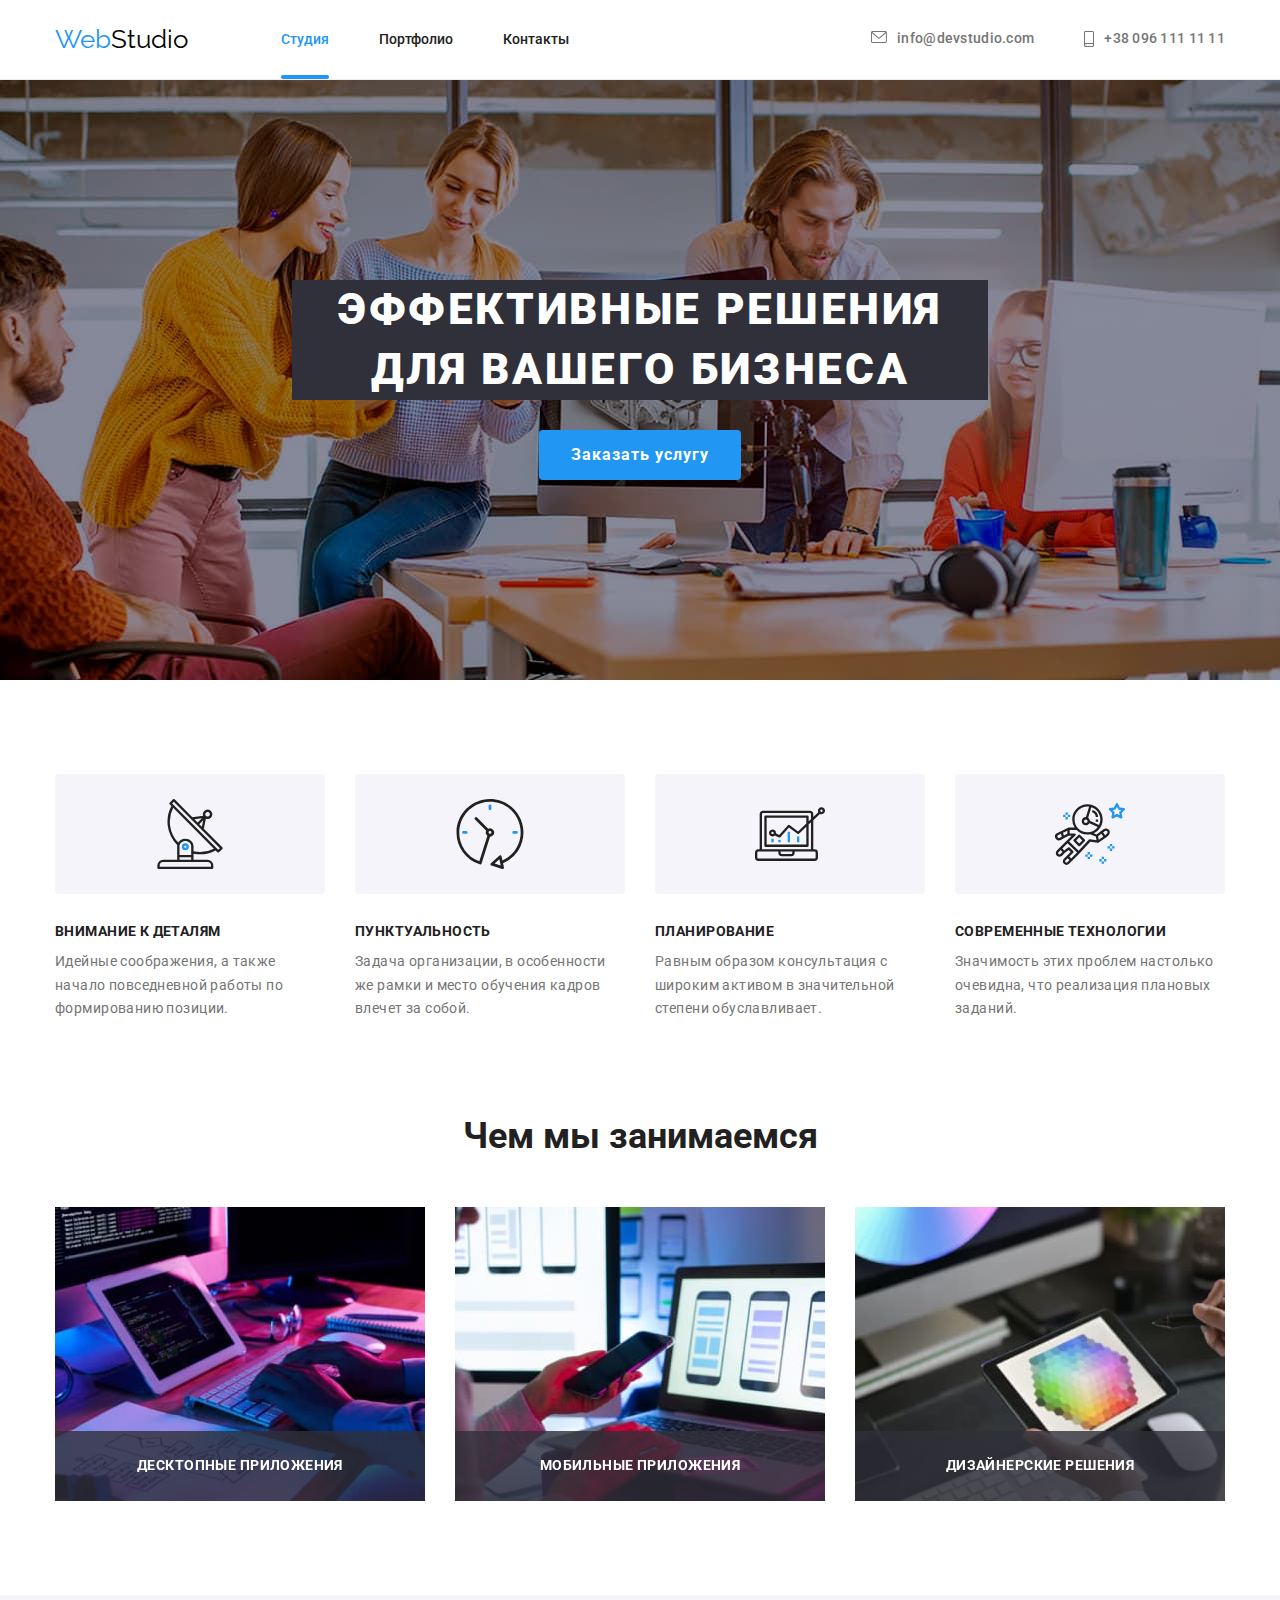
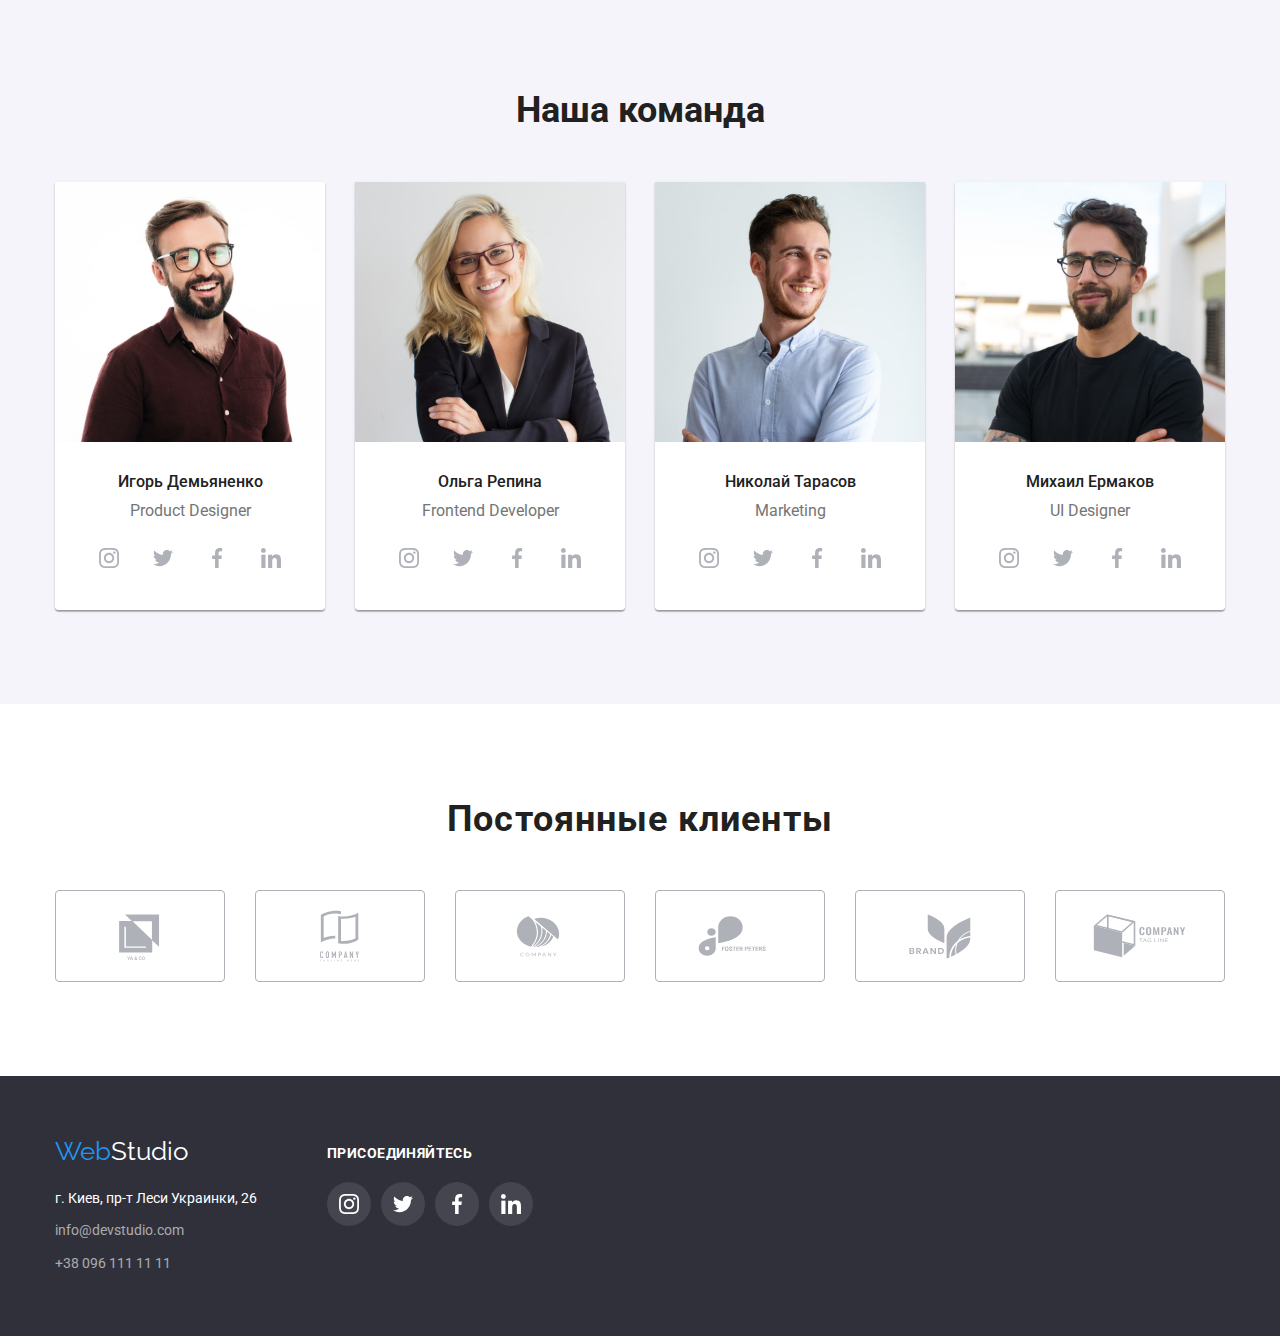
<file: index.html>
<!DOCTYPE html>
<html lang="ru">

<head>

    <meta charset="UTF-8">
    <meta http-equiv="X-UA-Compatible" content="IE=edge">
    <meta name="viewport" content="width=device-width, initial-scale=1.0">
    <title>Студия</title>
    <link
        href="https://fonts.googleapis.com/css2?family=Raleway:wght@700&family=Roboto:wght@400;500;700;900&display=swap"
        rel="stylesheet">
    <link rel="stylesheet"
        href="https://cdnjs.cloudflare.com/ajax/libs/modern-normalize/1.1.0/modern-normalize.min.css">
    <link rel="stylesheet" href="./css/styles.css" />
</head>

<body>
    <header class="page-header">
        <nav class="container main-nav">
            <a href="./index.html" class="logo">Web</a>

            <!-- Навігація на інші сторінки -->
            <ul class="site-nav list">
                <li class="item"><a href="" class="link current">Студия</a></li>
                <li class="item"><a href="./portfolio.html" class="link">Портфолио</a></li>
                <li class="item"><a href="" class="link">Контакты</a></li>
            </ul>

            <ul class="contacts list">
                <li class="contact-item">
                    <a class="contact-link" href="mailto:info@devstudio.com">
                        <svg class="contact-nav" width="16" height="12">
                            <use href="./images/icons/symbol-defs.svg#icon-envelope"></use>
                        </svg>
                        info@devstudio.com</a>
                </li>
                <li class="contact-item">
                    <a class="contact-link" href="tel:+380961111111">
                        <svg class="contact-nav" width="10" height="16">
                            <use href="./images/icons/symbol-defs.svg#icon-smartphone"></use>
                        </svg>
                        +38 096 111 11 11</a>
                </li>
            </ul>
        </nav>
    </header>
    <main>
        <!--Шапка -->
        <section class="order">
            <!-- <div class="container"> -->
            <h1 class="order-title">Эффективные решения для вашего бизнеса</h1>
            <button type="button" class="order-button button" data-modal-open>Заказать услугу</button>
            <div class="backdrop is-hidden" data-modal>
                <div class="modal">
                    <div class="close" data-modal-close>
                        <svg class="close-button">   
                        <use class="close-icon" href="./images/symbol-defs-1.svg#icon-close-button"></use>
                        </svg>
                    </div>
                </div>
            </div>
            <!-- </div> -->
        </section>

        <!-- Особливості -->
        <section class="features">
            <div class="container">
                <h2 class="our-features">Наши преимущества</h2>
                <div class="feature-titles">
                    <ul class="features-list list">

                        <li class="feature icon-antenna">
                            <div class="feature-item">
                                <h3 class="feature-title">Внимание к деталям</h3>
                                <p class="feature-text">Идейные соображения, а также начало повседневной работы по
                                    формированию
                                    позиции.</p>
                            </div>
                        </li>

                        <li class="feature icon-clock">
                            <div class="feature-item">
                                <h3 class="feature-title">Пунктуальность</h3>
                                <p class="feature-text">Задача организации, в особенности же рамки и место обучения
                                    кадров
                                    влечет за собой.</p>
                            </div>
                        </li>

                        <li class="feature icon-diagram">
                            <div class="feature-item">
                                <h3 class="feature-title">Планирование</h3>
                                <p class="feature-text">Равным образом консультация с широким активом в значительной
                                    степени
                                    обуславливает.</p>
                            </div>
                        </li>


                        <li class="feature icon-astronaut">
                            <div class="feature-item">
                                <h3 class="feature-title">Современные технологии</h3>
                                <p class="feature-text">Значимость этих проблем настолько очевидна, что реализация
                                    плановых
                                    заданий.
                                </p>
                            </div>
                        </li>

                    </ul>
                </div>
            </div>
        </section>

        <section class="works">
            <div class="container">
                <h2 class="work-title">Чем мы занимаемся</h2>
                <ul class="works-list">
                    <li class="work">
                        <div class="work-thumb">
                        <img class="work-sample" src="./images/activity1.jpg" alt="programer working his desk office" width="370">
                        <div class="work-item">
                            <h2 class="work-item-title">Десктопные приложения</h2>
                        </div>
                        </div>                       
                        </li>
                    <li class="work">
                        <div class="work-thumb">
                        <img class="work-sample" src="./images/activity2.jpg"
                            alt="team creator is working interface mobile phones" width="370">
                            <div class="work-item">
                                <h2 class="work-item-title">Мобильные приложения</h2>
                            </div>
                            </div>
                    </li>
                    <li class="work">
                        <div class="work-thumb">
                        <img class="work-sample" src="./images/activity3.jpg" alt="designer is working on tablet" width="370">
                        <div class="work-item">
                            <h2 class="work-item-title">Дизайнерские решения</h2>
                        </div>
                        </div>
                    </li>
                </ul>
            </div>
        </section>

        <section class="team-members">
            <div class="container">
                <h2 class="team-title">Наша команда</h2>
                <ul class="team-list">
                    <li class="team-member">
                        <img class="person" src="./images/product_designer.jpg" alt="Product Designer, Igor Demianenko"
                            width="270">
                        <div class="specialist">
                            <h3 class="name">Игорь Демьяненко</h3>
                            <p class="position">Product Designer</p>
                            <ul class="specialist-links">
                                <li class="social-link">
                                    <a class="icon-link" href="./images/icons/symbol-defs.svg#icon-instagram">
                                        <svg class="social-icon" width="20" height="20">
                                            <use href="./images/icons/symbol-defs.svg#icon-instagram">
                                            </use>
                                        </svg>
                                    </a>
                                </li>
                                <li class="social-link">
                                    <a class="icon-link" href="./images/icons/symbol-defs.svg#icon-twitter">
                                        <svg class="social-icon" width="20" height="20">
                                            <use href="./images/icons/symbol-defs.svg#icon-twitter">
                                            </use>
                                        </svg>
                                    </a>
                                </li>
                                <li class="social-link">
                                    <a class="icon-link" href="./images/icons/symbol-defs.svg#icon-facebook">
                                        <svg class="social-icon" width="20" height="20">
                                            <use href="./images/icons/symbol-defs.svg#icon-facebook">
                                            </use>
                                        </svg>
                                    </a>
                                </li>
                                <li class="social-link">
                                    <a class="icon-link" href="./images/icons/symbol-defs.svg#icon-linkedin">
                                        <svg class="social-icon" width="20" height="20">
                                            <use href="./images/icons/symbol-defs.svg#icon-linkedin">
                                            </use>
                                        </svg>
                                    </a>
                                </li>
                            </ul>
                        </div>

                    </li>
                    <li class="team-member">
                        <img class="person" src="./images/frontend_developer.jpg" alt="Frontend Developer, Olha Repina"
                            width="270">
                        <div class="specialist">
                            <h3 class="name">Ольга Репина</h3>
                            <p class="position">Frontend Developer</p>
                            <ul class="specialist-links">
                                <li class="social-link">
                                    <a class="icon-link" href="./images/icons/symbol-defs.svg#icon-instagram">
                                        <svg class="social-icon" width="20" height="20">
                                            <use href="./images/icons/symbol-defs.svg#icon-instagram">
                                            </use>
                                        </svg>
                                    </a>
                                </li>
                                <li class="social-link">
                                    <a class="icon-link" href="./images/icons/symbol-defs.svg#icon-twitter">
                                        <svg class="social-icon" width="20" height="20">
                                            <use href="./images/icons/symbol-defs.svg#icon-twitter">
                                            </use>
                                        </svg>
                                    </a>
                                </li>
                                <li class="social-link">
                                    <a class="icon-link" href="./images/icons/symbol-defs.svg#icon-facebook">
                                        <svg class="social-icon" width="20" height="20">
                                            <use href="./images/icons/symbol-defs.svg#icon-facebook">
                                            </use>
                                        </svg>
                                    </a>
                                </li>
                                <li class="social-link">
                                    <a class="icon-link" href="./images/icons/symbol-defs.svg#icon-linkedin">
                                        <svg class="social-icon" width="20" height="20">
                                            <use href="./images/icons/symbol-defs.svg#icon-linkedin">
                                            </use>
                                        </svg>
                                    </a>
                                </li>
                            </ul>
                        </div>
                    </li>
                    <li class="team-member">
                        <img class="person" src="./images/marketing.jpg" alt="Marketing, Nikolai Tarasov" width="270">
                        <div class="specialist">
                            <h3 class="name">Николай Тарасов</h3>
                            <p class="position">Marketing</p>
                            <ul class="specialist-links">
                                <li class="social-link">
                                    <a class="icon-link" href="./images/icons/symbol-defs.svg#icon-instagram">
                                        <svg class="social-icon" width="20" height="20">
                                            <use href="./images/icons/symbol-defs.svg#icon-instagram">
                                            </use>
                                        </svg>
                                    </a>
                                </li>
                                <li class="social-link">
                                    <a class="icon-link" href="./images/icons/symbol-defs.svg#icon-twitter">
                                        <svg class="social-icon" width="20" height="20">
                                            <use href="./images/icons/symbol-defs.svg#icon-twitter">
                                            </use>
                                        </svg>
                                    </a>
                                </li>
                                <li class="social-link">
                                    <a class="icon-link" href="./images/icons/symbol-defs.svg#icon-facebook">
                                        <svg class="social-icon" width="20" height="20">
                                            <use href="./images/icons/symbol-defs.svg#icon-facebook">
                                            </use>
                                        </svg>
                                    </a>
                                </li>
                                <li class="social-link">
                                    <a class="icon-link" href="./images/icons/symbol-defs.svg#icon-linkedin">
                                        <svg class="social-icon" width="20" height="20">
                                            <use href="./images/icons/symbol-defs.svg#icon-linkedin">
                                            </use>
                                        </svg>
                                    </a>
                                </li>
                            </ul>
                        </div>
                    </li>
                    <li class="team-member">
                        <img class="person" src="./images/ui_designer.jpg" alt="UI Designer, Mikhail Yermakov"
                            width="270">
                        <div class="specialist">
                            <h3 class="name">Михаил Ермаков</h3>
                            <p class="position">UI Designer</p>
                            <ul class="specialist-links">
                                <li class="social-link">
                                    <a class="icon-link" href="./images/icons/symbol-defs.svg#icon-instagram">
                                        <svg class="social-icon" width="20" height="20">
                                            <use href="./images/icons/symbol-defs.svg#icon-instagram">
                                            </use>
                                        </svg>
                                    </a>
                                </li>
                                <li class="social-link">
                                    <a class="icon-link" href="./images/icons/symbol-defs.svg#icon-twitter">
                                        <svg class="social-icon" width="20" height="20">
                                            <use href="./images/icons/symbol-defs.svg#icon-twitter">
                                            </use>
                                        </svg>
                                    </a>
                                </li>
                                <li class="social-link">
                                    <a class="icon-link" href="./images/icons/symbol-defs.svg#icon-facebook">
                                        <svg class="social-icon" width="20" height="20">
                                            <use href="./images/icons/symbol-defs.svg#icon-facebook">
                                            </use>
                                        </svg>
                                    </a>
                                </li>
                                <li class="social-link">
                                    <a class="icon-link" href="./images/icons/symbol-defs.svg#icon-linkedin">
                                        <svg class="social-icon" width="20" height="20">
                                            <use href="./images/icons/symbol-defs.svg#icon-linkedin">
                                            </use>
                                        </svg>
                                    </a>
                                </li>
                            </ul>
                        </div>
                    </li>
                </ul>
            </div>
        </section>

        <section class="clients">
            <div class="container">
                <h2 class="clients-title">Постоянные клиенты</h2>
                <ul class="clients-list">
                    <li class="clients-item">
                        <a class="button-client" href="./images/icons/symbol-defs.svg#icon-company1">
                            <svg class="button-icon">
                                <use href="./images/symbol-defs-1.svg#icon-company1-1"></use>
                            </svg>
                        </a>
                    </li>
                    <li class="clients-item"><a class="button-client"
                            href="./images/icons/symbol-defs.svg#icon-company2"">
                <svg class=" button-icon">
                            <use href="./images/icons/symbol-defs.svg#icon-company2"></use>
                            </svg>
                        </a></li>
                    <li class="clients-item"><a class="button-client"
                            href="./images/icons/symbol-defs.svg#icon-company3">
                            <svg class="button-icon">
                                <use href="./images/icons/symbol-defs.svg#icon-company3"></use>
                            </svg>
                        </a></li>
                    <li class="clients-item"><a class="button-client"
                            href="./images/icons/symbol-defs.svg#icon-company4">
                            <svg class="button-icon">
                                <use href="./images/icons/symbol-defs.svg#icon-company4"></use>
                            </svg>
                        </a></li>
                    <li class="clients-item"><a class="button-client"
                            href="./images/icons/symbol-defs.svg#icon-company5">
                            <svg class="button-icon">
                                <use href="./images/icons/symbol-defs.svg#icon-company5"></use>
                            </svg>
                        </a></li>
                    <li class="clients-item"><a class="button-client"
                            href="./images/icons/symbol-defs.svg#icon-company6">
                            <svg class="button-icon">
                                <use href="./images/icons/symbol-defs.svg#icon-company6"></use>
                            </svg>
                        </a></li>
                </ul>
            </div>
        </section>

    </main>
    <footer class="footer">
        <section class="container footer-nav">
            <div>
                <a href="./index.html" class="footer-logo">Web</a>
                <address>
                    <ul class="footer-contacts">
                        <li class="address-item"><a
                                href="https://www.google.com/maps/place/%D0%B1%D1%83%D0%BB%D1%8C%D0%B2%D0%B0%D1%80+%D0%9B%D0%B5%D1%81%D1%96+%D0%A3%D0%BA%D1%80%D0%B0%D1%97%D0%BD%D0%BA%D0%B8,+26,+%D0%9A%D0%B8%D1%97%D0%B2,+%D0%A3%D0%BA%D1%80%D0%B0%D1%97%D0%BD%D0%B0,+02000/@50.4265807,30.5383858,17z/data=!3m1!4b1!4m5!3m4!1s0x40d4cf0e033ecbe9:0x57a4dffefec77da0!8m2!3d50.4265807!4d30.5383858"
                                target="_blank" class="footer-contact-address">г.
                                Киев, пр-т Леси Украинки, 26</a></li>
                        <li class="address-item"><a href="mailto:info@devstudio.com"
                                class="footer-contact-email">info@devstudio.com</a></li>
                        <li class="address-item"><a href="tel:+380961111111" class="footer-contact-tel">+38 096 111 11
                                11</a></li>
                    </ul>
                </address>
            </div>
            <div class="join-us">
                <p class="join-title">Присоединяйтесь</p>
                <ul class="join-list">
                    <li class="social-link">
                        <a class="icon-link" href="./images/icons/symbol-defs.svg#icon-instagram">
                            <svg class="social-icon" width="20" height="20">
                                <use href="./images/icons/symbol-defs.svg#icon-instagram">
                                </use>
                            </svg>
                        </a>
                    </li>
                    <li class="social-link">
                        <a class="icon-link" href="./images/icons/symbol-defs.svg#icon-twitter">
                            <svg class="social-icon" width="20" height="20">
                                <use href="./images/icons/symbol-defs.svg#icon-twitter"></use>
                            </svg>
                        </a>
                    </li>
                    <li class="social-link">
                        <a class="icon-link" href="./images/icons/symbol-defs.svg#icon-facebook">
                            <svg class="social-icon" width="20" height="20">
                                <use href="./images/icons/symbol-defs.svg#icon-facebook"></use>
                            </svg>
                        </a>
                    </li>
                    <li class="social-link">
                        <a class="icon-link" href="./images/icons/symbol-defs.svg#icon-linkedin">
                            <svg class="social-icon" width="20" height="20">
                                <use href="images/icons/symbol-defs.svg#icon-linkedin"></use>
                            </svg>
                        </a>
                    </li>
                </ul>
            </div>
        </section>
    </footer>
<script src="./modal.js"></script>
</body>

</html>
</file>
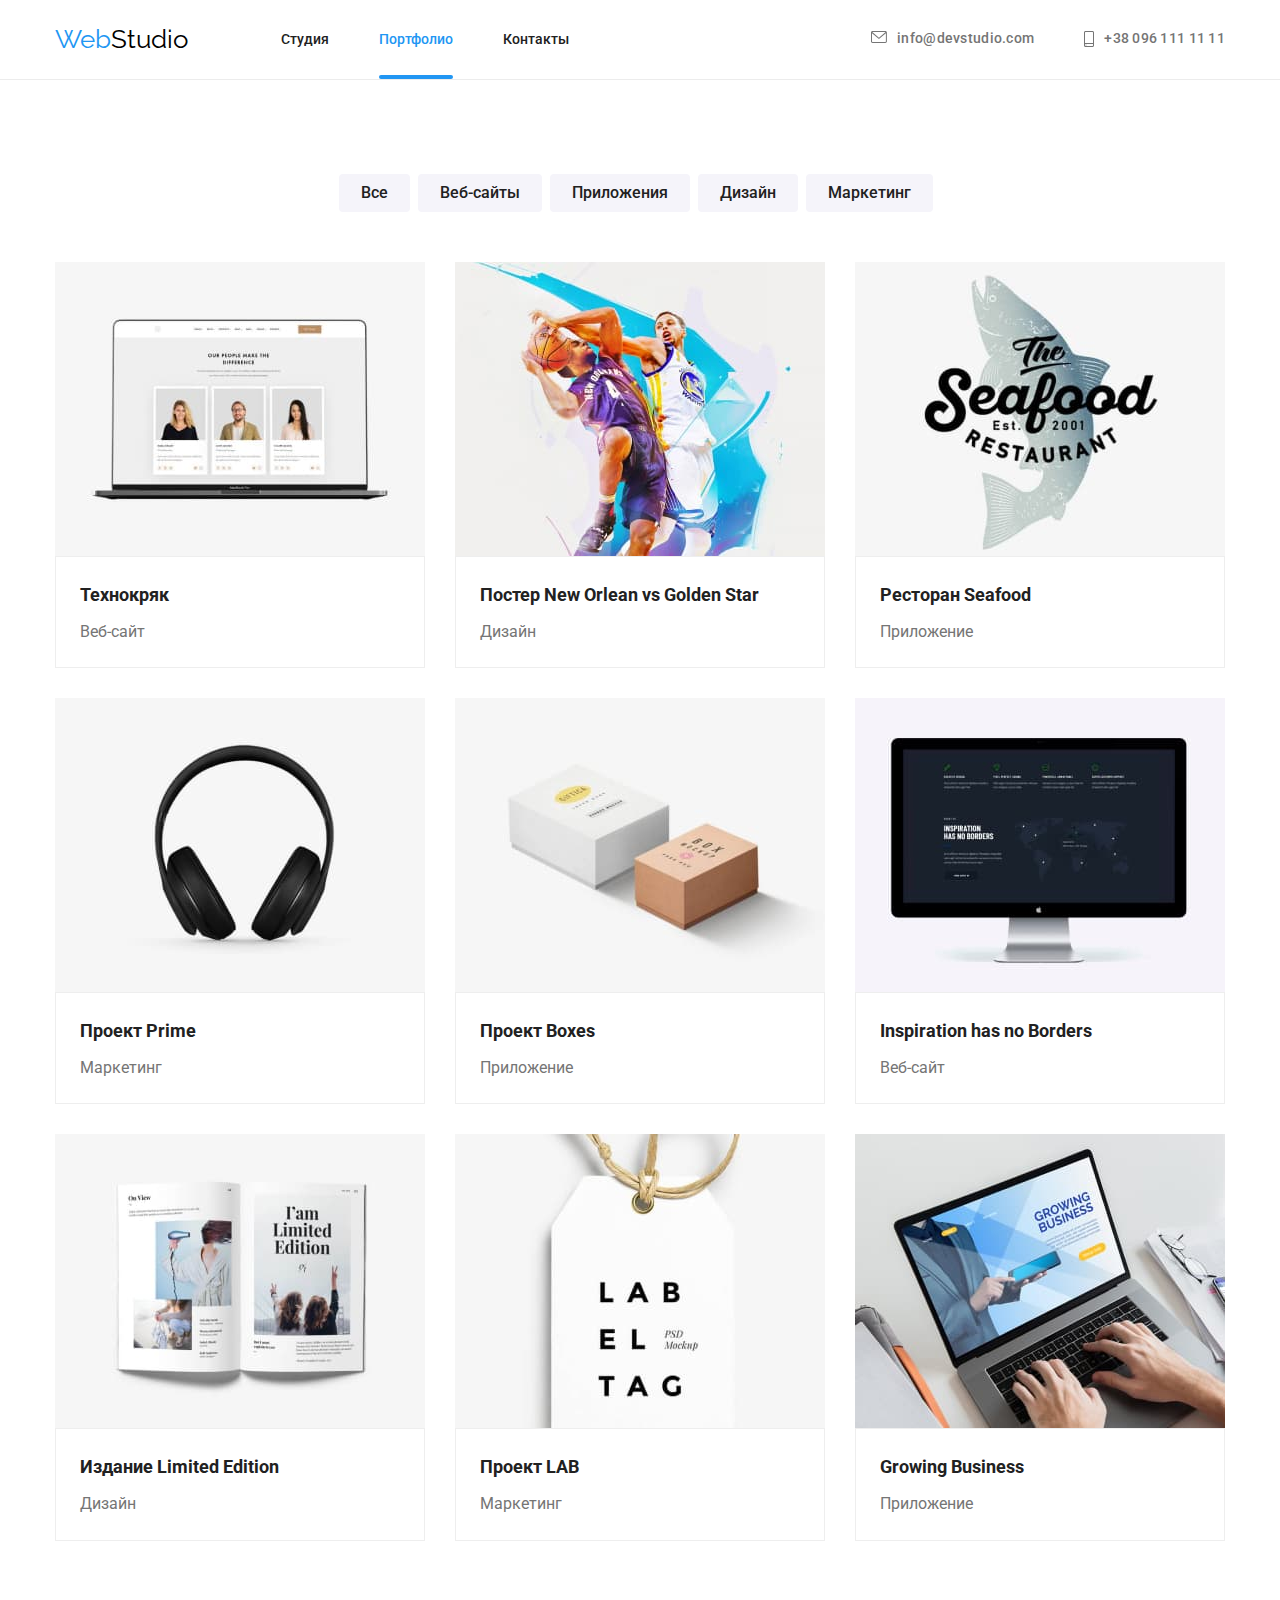
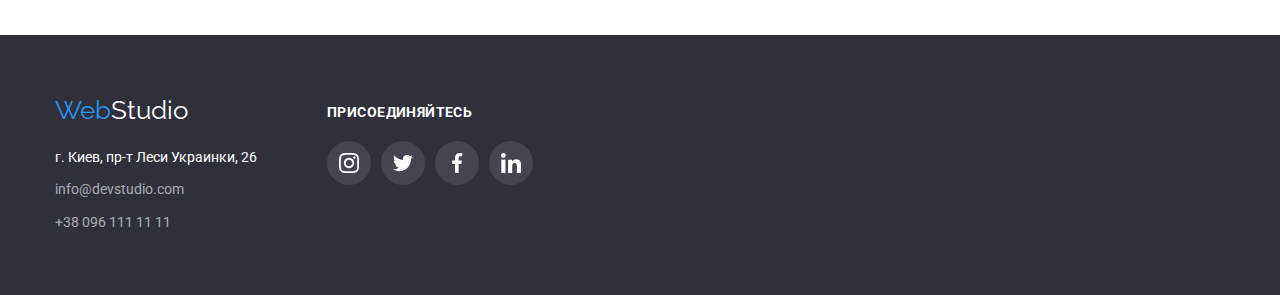
<file: portfolio.html>
<!DOCTYPE html>
<html lang="en">

<head>

    <meta charset="UTF-8">
    <meta http-equiv="X-UA-Compatible" content="IE=edge">
    <meta name="viewport" content="width=device-width, initial-scale=1.0">
    <title>Портфолио</title>
    <link
        href="https://fonts.googleapis.com/css2?family=Raleway:wght@700&family=Roboto:wght@400;500;700;900&display=swap"
        rel="stylesheet">
    <link rel="stylesheet"
        href="https://cdnjs.cloudflare.com/ajax/libs/modern-normalize/1.1.0/modern-normalize.min.css">
    <link rel="stylesheet" href="./css/styles.css">
</head>

<body>
    <header class="page-header">
        <nav class="container main-nav">
            <a href="./index.html" class="logo">Web</a>

            <!-- Навігація на інші сторінки -->
            <ul class="site-nav list">
                <li class="item"><a href="./index.html" class="link">Студия</a></li>
                <li class="item"><a href="./portfolio.html" class="link current">Портфолио</a></li>
                <li class="item"><a href="" class="link">Контакты</a></li>
            </ul>

            <ul class="contacts list">
                <li class="contact-item">
                    <a class="contact-link" href="mailto:info@devstudio.com">
                        <svg class="contact-nav" width="16" height="12">
                            <use href="./images/icons/symbol-defs.svg#icon-envelope"></use>
                        </svg>
                        info@devstudio.com</a>
                </li>
                <li class="contact-item">
                    <a class="contact-link" href="tel:+380961111111">
                        <svg class="contact-nav" width="10" height="16">
                            <use href="./images/icons/symbol-defs.svg#icon-smartphone"></use>
                        </svg>
                        +38 096 111 11 11</a>
                </li>
            </ul>
        </nav>
    </header>
    <main>
        <!-- Фільтри -->
        <section class="filters">
            <div class="container">
                <h1 class="filter-title">Filters</h1>
                <ul class="filters-nav list">
                    <li><button type="button primary" class="filter">Все</button></li>
                    <li><button type="button secondary" class="filter">Веб-сайты</button></li>
                    <li><button type="button secondary" class="filter">Приложения</button></li>
                    <li><button type="button secondary" class="filter">Дизайн</button></li>
                    <li><button type="button secondary" class="filter">Маркетинг</button></li>
                </ul>

                <ul class="samples-list">
                    <li class="samples">
                        <div class="sample-thumb">
                        <img class="project" src="./images/project1.jpg" alt="Web-site" width="370">
                        
                        <div class="sample-overlay">
                            <p>Ресурс предлагает комплексные предложения с разным уровнем функционала и сервисов.
                            Все это позволит посетителю получить исчерпывающие сведения о компании или частном лице.</p>
                        </div>

                        </div>
                        <div class="sample-description">
                            <h2 class="sample">Технокряк</h2>
                            <p class="filter-type">Веб-сайт</p>
                        </div>
                    </li>

                    <li class="samples">
                        <div class="sample-thumb">
                        <img class="project" src="./images/project2.jpg" alt="Poster" width="370">
                        
                        <div class="sample-overlay">
                            <p>Ресурс предлагает комплексные предложения с разным уровнем функционала и сервисов.
                                Все это позволит посетителю получить исчерпывающие сведения о компании или частном лице.</p>
                        </div>
                        </div>
                        <div class="sample-description">
                            <h2 class="sample">Постер New Orlean vs Golden Star</h2>
                            <p class="filter-type">Дизайн</p>
                        </div>
                    </li>
                    <li class="samples">
                        <div class="sample-thumb">
                        <img class="project" src="./images/project3.jpg" alt="Application" width="370">
                        
                        <div class="sample-overlay">
                            <p>Ресурс предлагает комплексные предложения с разным уровнем функционала и сервисов.
                                Все это позволит посетителю получить исчерпывающие сведения о компании или частном лице.</p>
                        </div>
                        </div>
                        <div class="sample-description">
                            <h2 class="sample">Ресторан Seafood</h2>
                            <p class="filter-type">Приложение</p>
                        </div>
                    </li>
                    <li class="samples">
                        <div class="sample-thumb">
                        <img class="project" src="./images/project4.jpg" alt="Marketing" width="370">
                        
                        <div class="sample-overlay">
                            <p>Ресурс предлагает комплексные предложения с разным уровнем функционала и сервисов.
                                Все это позволит посетителю получить исчерпывающие сведения о компании или частном лице.</p>
                        </div>
                        </div>
                        <div class="sample-description">
                            <h2 class="sample">Проект Prime</h2>
                            <p class="filter-type">Маркетинг</p>
                        </div>
                    </li>
                    <li class="samples">
                        <div class="sample-thumb">
                        <img class="project" src="./images/project5.jpg" alt="Application" width="370">
                        
                        <div class="sample-overlay">
                            <p>Ресурс предлагает комплексные предложения с разным уровнем функционала и сервисов.
                                Все это позволит посетителю получить исчерпывающие сведения о компании или частном лице.</p>
                        </div>
                        </div>
                        <div class="sample-description">
                            <h2 class="sample">Проект Boxes</h2>
                            <p class="filter-type">Приложение</p>
                        </div>
                    </li>
                    <li class="samples">
                        <div class="sample-thumb">
                        <img class="project" src="./images/project6.jpg" alt="Web-site" width="370">
                        
                        <div class="sample-overlay">
                            <p>Ресурс предлагает комплексные предложения с разным уровнем функционала и сервисов.
                                Все это позволит посетителю получить исчерпывающие сведения о компании или частном лице.</p>
                        </div>
                        </div>
                        <div class="sample-description">
                            <h2 class="sample">Inspiration has no Borders</h2>
                            <p class="filter-type">Веб-сайт</p>
                        </div>
                    </li>
                    <li class="samples">
                        <div class="sample-thumb">
                        <img class="project" src="./images/project7.jpg" alt="Design" width="370">
                        
                        <div class="sample-overlay">
                            <p>Ресурс предлагает комплексные предложения с разным уровнем функционала и сервисов.
                                Все это позволит посетителю получить исчерпывающие сведения о компании или частном лице.</p>
                        </div>
                        </div>
                        <div class="sample-description">
                            <h2 class="sample">Издание Limited Edition</h2>
                            <p class="filter-type">Дизайн</p>
                        </div>
                    </li>
                    <li class="samples">
                        <div class="sample-thumb">
                        <img class="project" src="./images/project8.jpg" alt="Marketing" width="370">
                        
                        <div class="sample-overlay">
                            <p>Ресурс предлагает комплексные предложения с разным уровнем функционала и сервисов.
                                Все это позволит посетителю получить исчерпывающие сведения о компании или частном лице.</p>
                        </div>
                        </div>
                        <div class="sample-description">
                            <h2 class="sample">Проект LAB</h2>
                            <p class="filter-type">Маркетинг</p>
                        </div>
                    </li>
                    <li class="samples">
                        <div class="sample-thumb">
                        <img class="project" src="./images/project9.jpg" alt="Application" width="370">
                        
                        <div class="sample-overlay">
                            <p>Ресурс предлагает комплексные предложения с разным уровнем функционала и сервисов.
                                Все это позволит посетителю получить исчерпывающие сведения о компании или частном лице.</p>
                        </div>
                        </div>
                        <div class="sample-description">
                            <h2 class="sample">Growing Business</h2>
                            <p class="filter-type">Приложение</p>
                        </div>
                    </li>
                </ul>
            </div>
        </section>
    </main>
    <footer class="footer">
        <section class="container footer-nav">
            <div>
                <a href="./index.html" class="footer-logo">Web</a>
                <address>
                    <ul class="footer-contacts">
                        <li class="address-item"><a
                                href="https://www.google.com/maps/place/%D0%B1%D1%83%D0%BB%D1%8C%D0%B2%D0%B0%D1%80+%D0%9B%D0%B5%D1%81%D1%96+%D0%A3%D0%BA%D1%80%D0%B0%D1%97%D0%BD%D0%BA%D0%B8,+26,+%D0%9A%D0%B8%D1%97%D0%B2,+%D0%A3%D0%BA%D1%80%D0%B0%D1%97%D0%BD%D0%B0,+02000/@50.4265807,30.5383858,17z/data=!3m1!4b1!4m5!3m4!1s0x40d4cf0e033ecbe9:0x57a4dffefec77da0!8m2!3d50.4265807!4d30.5383858"
                                target="_blank" class="footer-contact-address">г.
                                Киев, пр-т Леси Украинки, 26</a></li>
                        <li class="address-item"><a href="mailto:info@devstudio.com"
                                class="footer-contact-email">info@devstudio.com</a>
                        </li>
                        <li class="address-item"><a href="tel:+380961111111" class="footer-contact-tel">+38 096 111 11
                                11</a></li>
                    </ul>
                </address>
            </div>

            <section class="join-us">
                <p class="join-title">Присоединяйтесь</p>
                <ul class="join-list">
                    <li class="social-link">
                        <a class="icon-link" href="./images/icons/symbol-defs.svg#icon-instagram">
                            <svg class="social-icon" width="20" height="20">
                                <use href="./images/icons/symbol-defs.svg#icon-instagram">
                                </use>
                            </svg>
                        </a>
                    </li>
                    <li class="social-link">
                        <a class="icon-link" href="./images/icons/symbol-defs.svg#icon-twitter">
                            <svg class="social-icon" width="20" height="20">
                                <use href="./images/icons/symbol-defs.svg#icon-twitter"></use>
                            </svg>
                        </a>
                    </li>
                    <li class="social-link">
                        <a class="icon-link" href="./images/icons/symbol-defs.svg#icon-facebook">
                            <svg class="social-icon" width="20" height="20">
                                <use href="./images/icons/symbol-defs.svg#icon-facebook"></use>
                            </svg>
                        </a>
                    </li>
                    <li class="social-link">
                        <a class="icon-link" href="./images/icons/symbol-defs.svg#icon-linkedin">
                            <svg class="social-icon" width="20" height="20">
                                <use href="images/icons/symbol-defs.svg#icon-linkedin"></use>
                            </svg>
                        </a>
                    </li>
                </ul>
            </section>
            </div>
    </footer>
</body>

</html>
</file>
<file: css/styles.css>
/* main color #212121 */
/* secondary color #757575 */
/* accent color #2196F3 */
/* main white color #FFFFFF */
/* secondary white color rgba(255, 255, 255, 0.6) */

:root {
    --primary-text-color: #757575;
    --title-text-color: #212121;
    --accent-color: rgb(33, 150, 243);
    --primary-white-color: #FFFFFF;
    --button-color: #F5F4FA;
    --secondary-white-color: rgba(255, 255, 255, 0.6);
    --footer-color: #2F303A;
    --logo-text-color: #000000;
    --team-bg-color: #f5f4fa;
    --secondary-border-color: #eeeeee;
    --order-background: #C4C4C4;
    --border-color: #ECECEC;
    --icon-fill: rgba(175, 177, 184, 1);
    --backdrop-background: rgba(0, 0, 0, 0.2);

    --timing-function: cubic-bezier(0.4, 0, 0.2, 1);
}

body {
    /* width: 1200px; */
    font-family: Roboto, sans-serif;
    background-color: var(--primary-white-color);
    color: var(--primary-text-color);
}

header {
    border-bottom: 1px solid var(--border-color);
    padding: 24px 0;
}

.main-nav {
    display: flex;
    align-items: center;
    /* height: 80px; */
}

.logo {
    color: var(--accent-color);
    font-family: Raleway, sans-serif;
    font-size: 26px;
    line-height: 1.19;
    text-decoration: none;
    /* color: #2196F3; */
}

.logo::after {
    content: "Studio";
    color: var(--logo-text-color);
}

/* any list */
ul {
    list-style: none;
    padding: 0;
    margin: 0;
}

/* site nav */

.site-nav {
    display: flex;
    margin-left: 93px;
}

.site-nav .item:not(:last-child) {
    margin-right: 50px;
}

.site-nav .link {
    padding-top: 32px ;
    padding-bottom: 32px;
    position: relative;
    font-weight: 500;
    font-size: 14px;
    line-height: 1.14;
    color: var(--title-text-color);
    text-decoration: none;
    transition-duration: 250ms;
    transition-timing-function: cubic-bezier(0.4, 0, 0.2, 1);
}

.site-nav .link:hover,
.site-nav .link:focus {
    color: var(--accent-color);
}

.link.current::after {
    position: absolute;
    bottom: 0;
    left: 0;
    content: "";
    display: inline-block;
    width: 100%;
    height: 4px;
    background: #2196F3;
    border-radius: 2px;
}





/* header contacts */
.contacts {
    display: flex;
    margin-left: auto;
}

.contacts a {
    display: flex;
}

/* justify-content: center;
    align-items: center; */
/* font-size: 14px;
    line-height: 1.1;
    letter-spacing: 0.02em;
    color: var(--primary-text-color);
 */

.contacts .contact-item+.contact-item {
    margin-left: 50px;
}

.contact-nav {
    margin-right: 10px;
}

.contact-link {
    color: var(--primary-text-color);
    fill: var(--primary-text-color);
    font-weight: 500;
    font-size: 14px;
    line-height: 1.14;
    letter-spacing: 0.02em;
    text-decoration: none;
    transition-duration: 250ms;
    transition-timing-function: cubic-bezier(0.4, 0, 0.2, 1);
}

.contact-link:hover,
.contact-link:focus {
    color: var(--accent-color);
    fill: var(--accent-color);
}

/* .contacts list {
    display: flex;
    margin-right: 10px;
} */

.filters-nav .link {
    color: var(--accent-color);
    transition-duration: 250ms;
    transition-timing-function: cubic-bezier(0.4, 0, 0.2, 1);
}

.filters-nav .link:hover,
.filters-nav .link:focus {
    color: var(--accent-color);
}

.link.current {
    color: var(--accent-color);
}

/* Эффективные решения для вашего бизнеса */
.order {
    height: 600px;
    max-width: 1600px;
    margin-left: auto;
    margin-right: auto;
    background-image:
     /* linear-gradient(to right, rgba(47, 48, 58, 0.4), rgba(47, 48, 58, 0.4)), */
        url(../images/order-image.jpg);
    background-repeat: no-repeat;
    background-position: center;
    background-size: cover;
    text-align: center;
    padding-top: 200px;
    padding-bottom: 200px;
}

.order-title {
    text-align: center;
    margin: 0 auto;
    /* padding-bottom: 30px;
    /* margin-top: 0; */
    margin-bottom: 30px;
    font-weight: 900;
    font-size: 44px;
    line-height: 1.36;
    /* text-align: center; */
    letter-spacing: 0.06em;
    text-transform: uppercase;
    background-color: var(--footer-color);
    color: var(--primary-white-color);
    width: 696px;
}

.backdrop{
    position: fixed;
    top: 0;
    left: 0;
    width: 100%;
    height: 100%;
    background-color: var(--backdrop-background);
    transition: opacity 250ms cubic-bezier(0.4, 0, 0.2, 1);
    opacity: 1;
}

.backdrop.is-hidden{
    opacity: 0;
    pointer-events: none;
}

.modal{
    position: absolute;
    top: 50%;
    left: 50%;
    transform: translate(-50%, -50%);
    min-width: 528px;
    min-height: 581px;
    border-radius: 4px;
    padding: 15px;
    background: var(--primary-white-color);
}

.close{
    position: fixed;
    top: 8 px;
    right: 8px;
    width: 30px;
    height: 30px;
    background-color: var(--primary-white-color);
    border-radius: 50%;
    color: var(--primary-text-color);
}
.close-button{
    fill: var(--primary-white-color);
    color: var(--primary-text-color);
    width: 30px;
    height: 30px;
}

.close-icon{
    width: 30px;
    stroke: var(--primary-text-color);
    cursor: pointer;
}


/* Заказать услугу */
.button {
    display: flex;
    padding: 10px 32px;
    min-width: 200px;
    height: 50px;
    font-family: inherit;
    color: var(--primary-white-color);
    background-color: var(--accent-color);
    font-weight: 700;
    font-size: 16px;
    line-height: 1.9;
    border: none;
    border-radius: 4px;
    cursor: pointer;
    letter-spacing: 0.06em;
    margin: 0 auto;
}

/* order buttons */

/* .button.primary {
    color: var(--primary-white-color);
    background-color: var(--accent-color);
}

.button.secondary {
    color: var(--accent-color);
    background-color: var(--primary-white-color);
}

.button:hover,
.button:focus {
    color: var(--primary-white-color);
    background-color: var(--accent-color);
} */

/* direction and team */

.works-list {
    display: flex;
}

.works {
    padding-top: 94px;
    padding-bottom: 94px;

}

.works-list .work:not(:last-child) {
    margin-right: 30px;
}

.work-title {
    text-align: center;
    color: var(--title-text-color);
    font-weight: 700;
    font-size: 36px;
    line-height: 1.17;
    margin-bottom: 50px;
    margin-top: 0;
}

.work-thumb{
    position:relative;
}

.work-sample{
    display: block;
}

.work-item{
display: flex;
justify-content: center;
position: absolute;
bottom: 0;
left: 0;
width: 370px;
background: rgba(47, 48, 58, 0.8);
color: var(--primary-white-color);
}


.work-item-title{
font-size: 14px;
font-weight: 700;
line-height: 1.14;
letter-spacing: 0.03em;
text-transform: uppercase;
padding-top: 27px;
padding-bottom: 27px;
margin: 0;
}



/* our team */

.team-list {
    display: flex;
    flex-wrap: wrap;
}

.team-title {
    text-align: center;
    color: var(--title-text-color);
    font-weight: 700;
    font-size: 36px;
    line-height: 1.17;
    margin-bottom: 50px;
    margin-top: 0;
}

.team-members {
    background-color: var(--team-bg-color);
    padding-top: 94px;
    padding-bottom: 94px;

}

.team-member {
    width: calc(100% -3*30/4);
    box-shadow: 0px 1px 3px rgba(0, 0, 0, 0.12), 0px 1px 1px rgba(0, 0, 0, 0.14), 0px 2px 1px rgba(0, 0, 0, 0.2);
    border-radius: 0px 0px 4px 4px;
}

.person {
    display: block;
    width: 270px;
    height: 260px;
}

.team-list .team-member:not(:last-child) {
    margin-right: 30px;
}

.specialist {
    display: block;
    padding-top: 30px;
    padding-bottom: 30px;
    text-align: center;
    background-color: var(--primary-white-color);
    border-radius: 0px 0px 4px 4px;
}

.specialist-links {
    display: flex;
    margin-left: 32px;
}

.specialist-links .social-link {
    fill: var(--icon-fill);
}

.specialist-links .social-link:not(:last-child) {
    margin-right: 10px;
}

.name {
    color: var(--title-text-color);
    /* height: 19px; */
    margin-top: 0;
    margin-bottom: 0;
    font-weight: 500;
    font-size: 16px;
    line-height: 1.19;
}

.position {
    margin-top: 10px;
    margin-bottom: 0;
    padding-bottom: 16px;
    font-size: 16px;
    line-height: 1.19;
}

/* --------Clients------- */

.clients {
    display: flex;
    justify-content: center;
    padding-top: 94px;
    padding-bottom: 94px;
}

.clients-title {
    text-align: center;
    color: var(--title-text-color);
    font-weight: 700;
    font-size: 36px;
    line-height: 1.17;
    margin-bottom: 50px;
    margin-top: 0;
    letter-spacing: 0.03em;
}

.clients-list {
    display: flex;
    justify-content: center;
    align-items: center;
}

.clients-list .clients-item:not(:last-child) {
    margin-right: 30px;
}

.clients-item {
    width: 170px;
}

.button-client {
    display: flex;
    justify-content: center;
    width: 170px;
    height: 92px;
    border: 1px solid var(--icon-fill);
    fill: var(--icon-fill);
    border-radius: 4px;
    transition-duration: 250ms;
    transition-timing-function: cubic-bezier(0.4, 0, 0.2, 1);
}

.button-client:hover,
.button-client:focus {
    fill: var(--accent-color);
    border: 1px solid var(--accent-color);
}

.button-icon {
    width: 106px;
    height: 60px;
    margin: 16px 32px;
    color: var(--icon-fill);
    justify-content: center;
}

/* filters */

.filters {
    padding-top: 94px;
    padding-bottom: 94px;
}

.filter {
    display: inline-block;
    padding: 6px 22px;
    /* height: 38px; */
    font-family: inherit;
    color: var(--title-text-color);
    background-color: var(--button-color);
    text-align: center;
    font-weight: 500;
    font-size: 16px;
    line-height: 1.6;
    border: none;
    border-radius: 4px;
    cursor: pointer;
    margin-right: 8px;
    transition-duration: 250ms;
    transition-timing-function: cubic-bezier(0.4, 0, 0.2, 1);
}

.filter:hover,
.filter:focus {
    color: var(--primary-white-color);
    background-color: var(--accent-color);
}

.filter-title {
    display: none;
}

.filters-nav {
    display: flex;
    justify-content: center;
    margin-bottom: 50px;
}


.filter-type {
    font-size: 16px;
    line-height: 1.9;
    margin-top: 0;
    margin-bottom: 0;
}

.samples-list {
    display: flex;
    flex-wrap: wrap;
}

.samples {
    margin-right: 30px;
    margin-bottom: 30px;
    flex-basis: calc((100% - 60px) / 3);
    max-width: 370px;
    background: var(--primary-white-color);
}

.samples:nth-of-type(3n) {
    margin-right: 0;
}

.samples:nth-last-child(-n + 3) {
    margin-bottom: 0;
}

.sample {
    color: var(--title-text-color);
    font-weight: 700;
    font-size: 18px;
    line-height: 2;
    margin-bottom: 4px;
    margin-top: 0;
}

.sample-thumb{
    position: relative;
    width: 370px;
    height:294px;
    overflow: hidden;
    margin-left: auto;
    margin-left: auto;
    cursor: pointer;  
}

.sample-thumb:hover .sample-overlay{
    transform: translateX(0);
    opacity: 0.8;
}

.sample-overlay{
  position: absolute; 
  top: 0; 
  left: 0;
  width: 100%;
  height: 100%;
  background: rgba(33, 150, 243, 1);
  transform: translateY(100%);
  transition: 250ms cubic-bezier(0.4, 0, 0.2, 1);
  
}

.sample-overlay > p{
    font-weight: 400;
    font-size: 18px;
    line-height: 28px;
    letter-spacing: 0.03em;
    margin: 63px 24px;
    color: var(--primary-white-color);
}

.samples:hover,
.samples:focus {
    box-shadow: 0px 1px 1px rgba(0, 0, 0, 0.12), 0px 4px 4px rgba(0, 0, 0, 0.06), 1px 4px 6px rgba(0, 0, 0, 0.16);
}

.samples img {
    display: block;
}

.sample-description {
    display: block;
    padding: 20px 24px 20px 24px;
    border: 1px solid var(--secondary-border-color);
}

.project {
    width: 370px;
    height: 294px;
}


/* our features */

.our-features {
    margin: 0;
    display: none;
}

.features-list {
    display: flex;
    width: 1200px;
}

.feature-titles {
    display: flex;
    flex-wrap: wrap;
    justify-content: space-between;
    padding: 0;
    margin: 0;

}

.features {
    padding-top: 94px;
    margin: 0;
    display: flex;
    justify-content: space-between;
}

.feature::before {
    display: block;
    content: "";
    width: 270px;
    height: 120px;
    margin-bottom: 30px;
    background-repeat: no-repeat;
    background-size: 70px;
    background-position: center;
    background-color: var(--button-color);
    border-radius: 4px;
}

.icon-antenna::before {
    background-image: url(../images/icons/SVG-light/antenna-icon-copy.svg);
}

.icon-clock::before {
    background-image: url(../images/icons/SVG-light/clock-icon-copy.svg);
}

.icon-diagram::before {
    background-image: url(../images/icons/SVG-light/diagram-icon-copy.svg);
}

.icon-astronaut::before {
    background-image: url(../images/icons/SVG-light/astronaut-icon-copy.svg);
}


.features-list .feature:not(:last-child) {
    margin-right: 30px;
}

.feature-title {
    color: var(--title-text-color);
    font-weight: 700;
    font-size: 14px;
    line-height: 1.14;
    text-transform: uppercase;
    margin-top: 0;
    margin-bottom: 10px;
    letter-spacing: 0.03em;
}

.feature-text {
    margin-top: 10px;
    margin-bottom: 0;
    font-size: 14px;
    line-height: 1.7;
    letter-spacing: 0.03em;
}

/* footer */
.footer {
    display: flex;
    margin-top: 0;
    background-color: var(--footer-color);
    padding-top: 60px;
    padding-bottom: 60px;
}

.footer-nav {
    display: flex;
}

.footer-contacts {
    margin-top: 20px;
}

.footer-contact-address {
    color: var(--primary-white-color);
    font-size: 14px;
    line-height: 1.7;
    text-decoration: none;
    font-style: normal;
    transition-duration: 250ms;
    transition-timing-function: cubic-bezier(0.4, 0, 0.2, 1);
}

.footer-contact-tel,
.footer-contact-email {
    color: var(--secondary-white-color);
    font-size: 14px;
    line-height: 1.7;
    text-decoration: none;
    font-style: normal;
    transition-duration: 250ms;
    transition-timing-function: cubic-bezier(0.4, 0, 0.2, 1);
}

.footer-contacts a:hover,
.footer-contacts a:focus {
    color: var(--accent-color);
}

.address-item:not(:last-child) {
    margin-bottom: 9px;
}

/* .footer-contact-email {
    margin-bottom: 9px;
} */

.footer-logo {
    color: var(--accent-color);
    font-family: Raleway, sans-serif;
    font-size: 26px;
    line-height: 1.19;
    text-decoration: none;
}

.footer-logo::after {
    content: "Studio";
    color: var(--primary-white-color);
}

.join-us {
    margin-left: 70px;
}

.join-title {
    font-weight: 700;
    font-size: 14px;
    line-height: 1.14;
    letter-spacing: 0.03em;
    text-transform: uppercase;
    color: var(--primary-white-color);
    margin-top: 10px;
    margin-bottom: 20px;
}

.join-list {
    display: flex;
    align-items: center;
}

.social-link {
    fill: var(--primary-white-color);
}

.join-list .social-link:not(:last-child) {
    margin-right: 10px;
}

.icon-link {
    display: flex;
    justify-content: center;
    align-items: center;
    width: 44px;
    height: 44px;
    background: rgba(255, 255, 255, 0.1);
    border-radius: 50%;
    margin-left: auto;
    margin-right: auto;
    fill: var(--grey-text-color);
    transition-duration: 250ms;
    transition-timing-function: cubic-bezier(0.4, 0, 0.2, 1);
}

.icon-link:hover,
.icon-link:focus {
    fill: var(--primary-white-color);
    background-color: var(--accent-color);
    border-radius: 50%;
}

.container {
    padding-left: 15px;
    padding-right: 15px;
    margin-left: auto;
    margin-right: auto;
    width: 1200px;
    /* outline: 2px solid tomato; */
}
</file>
